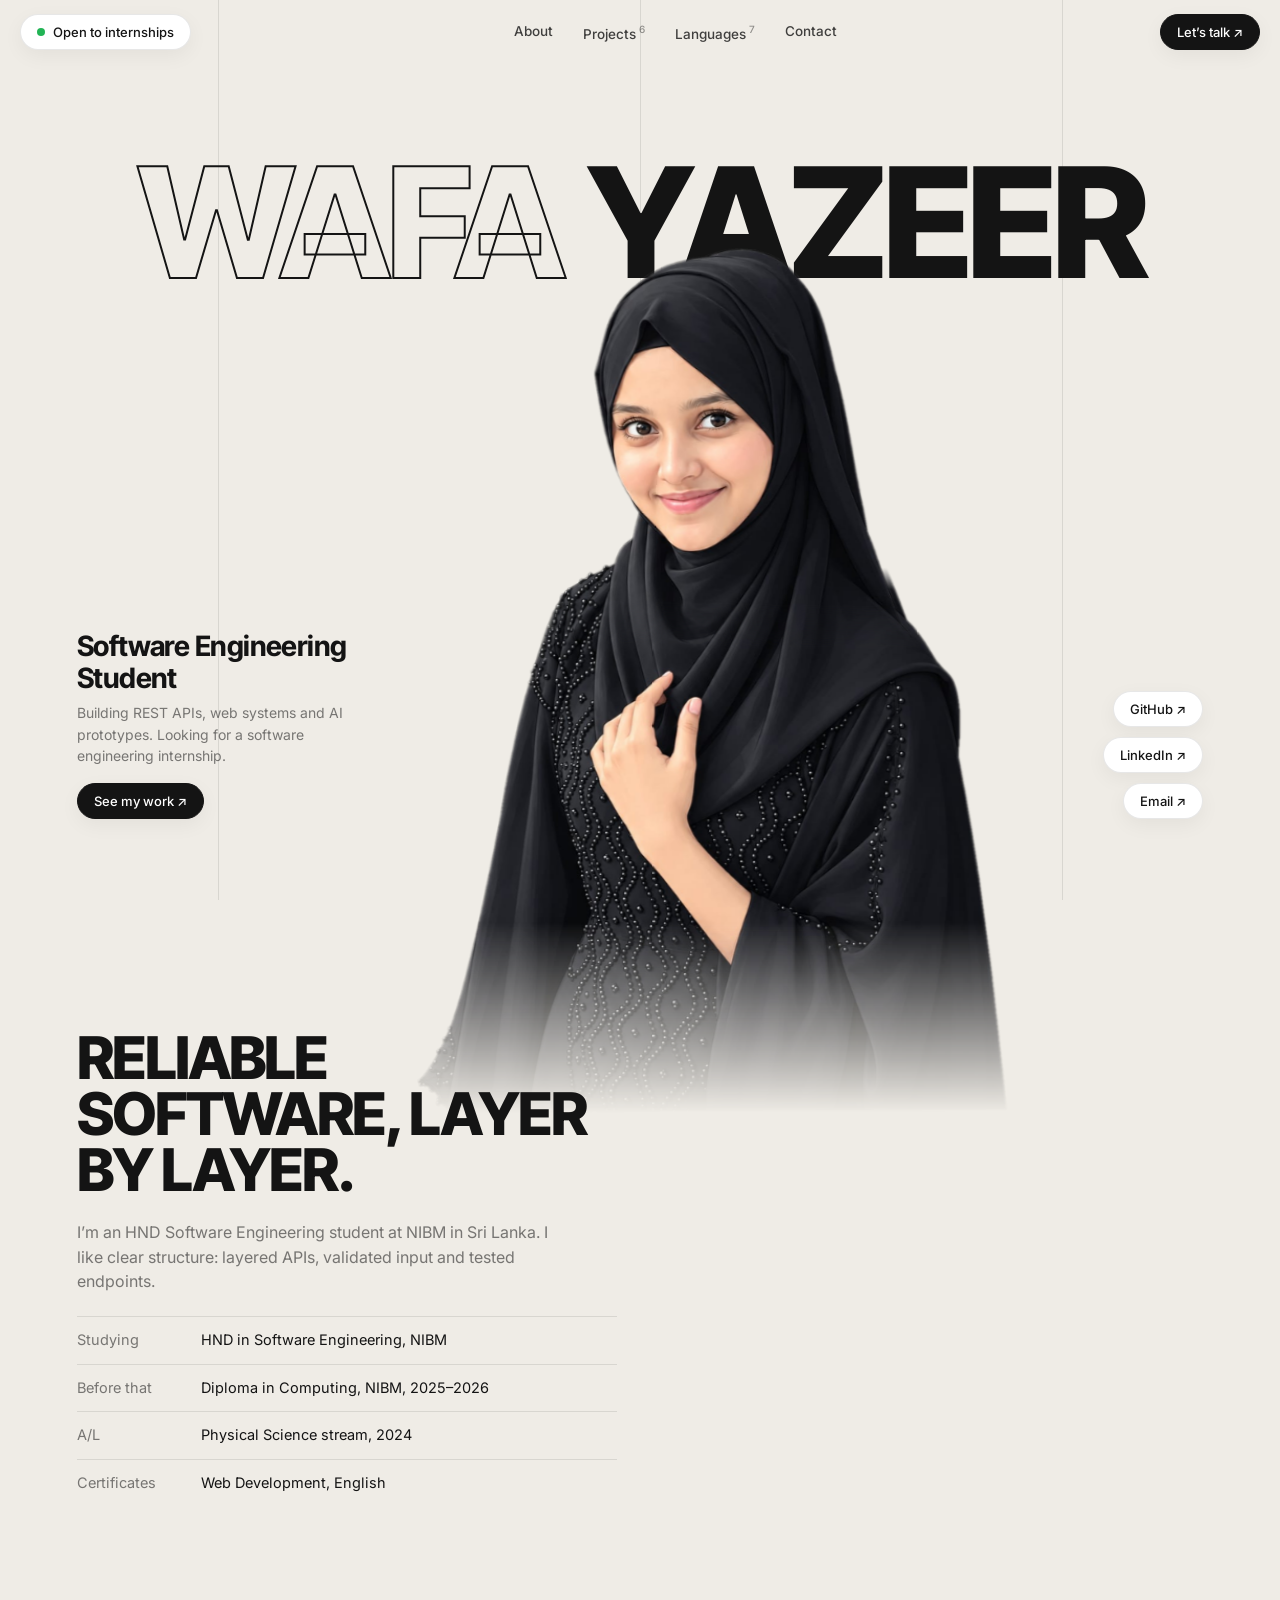
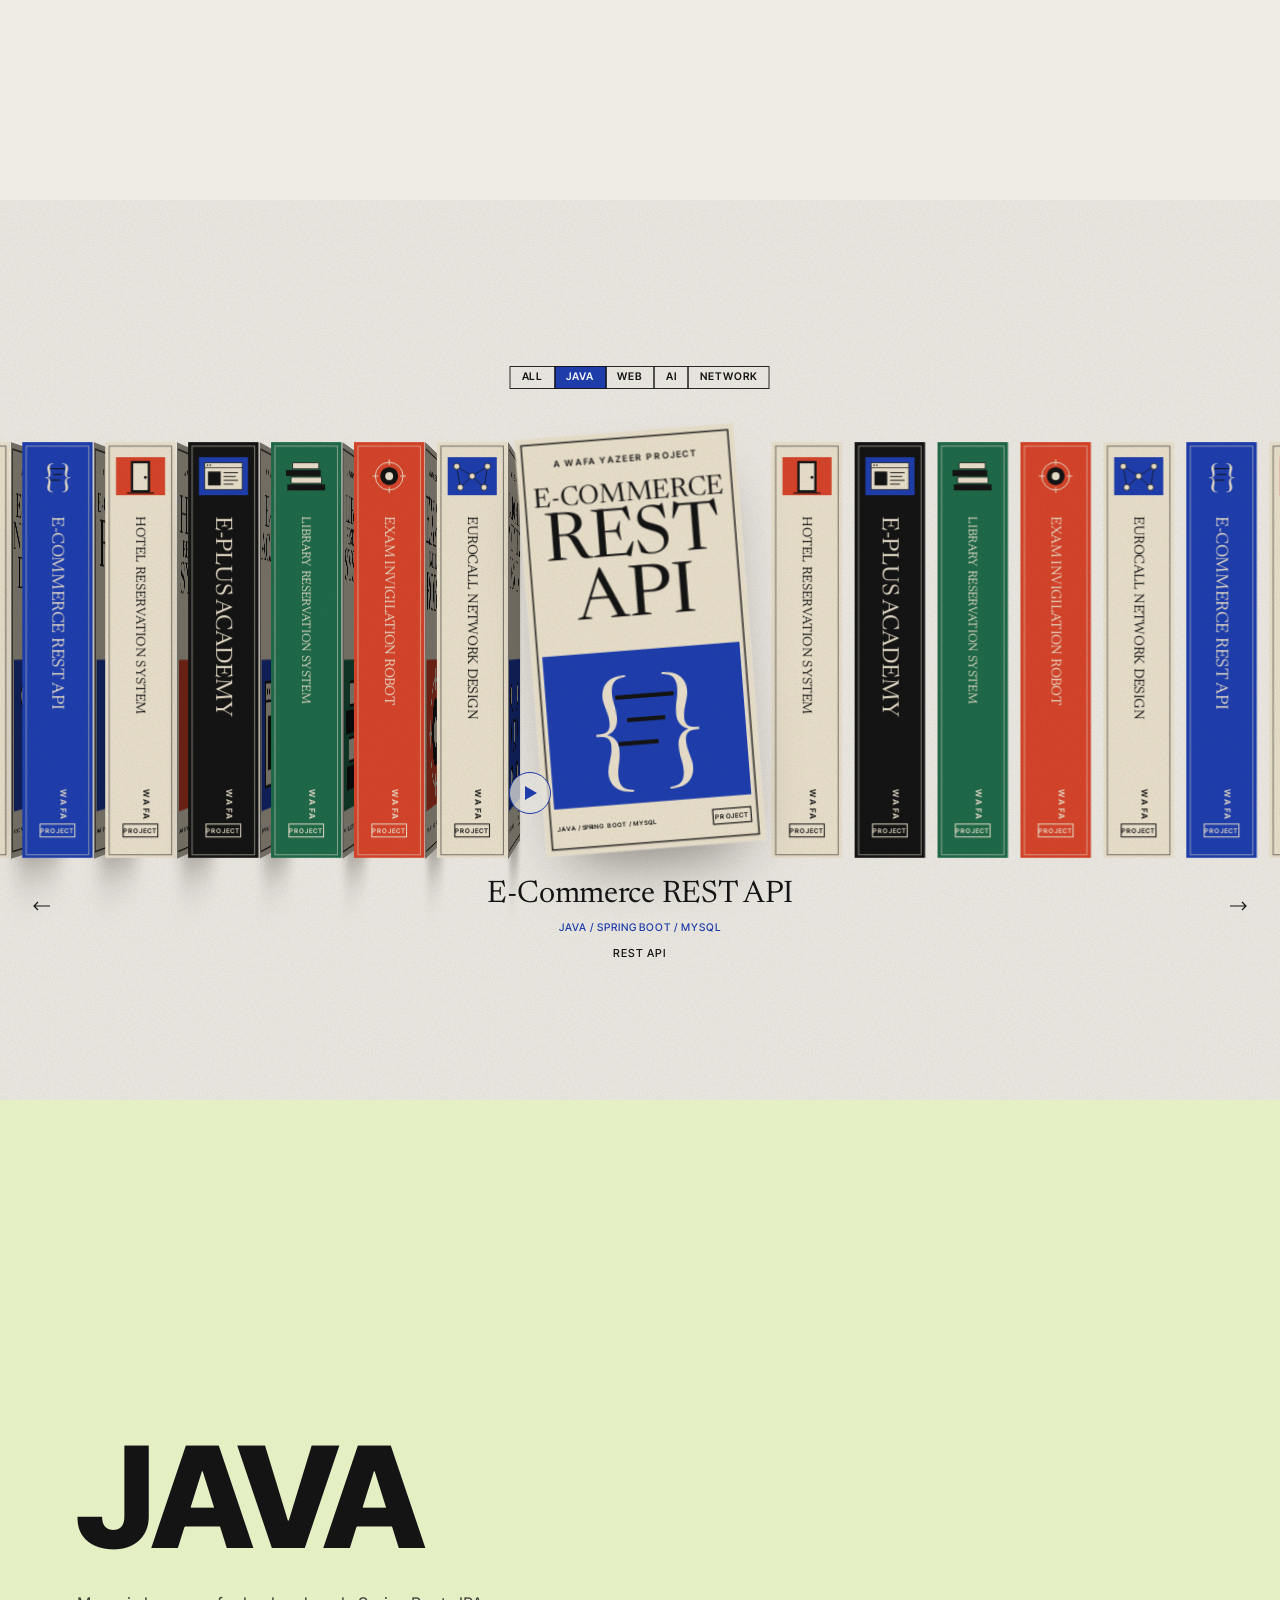
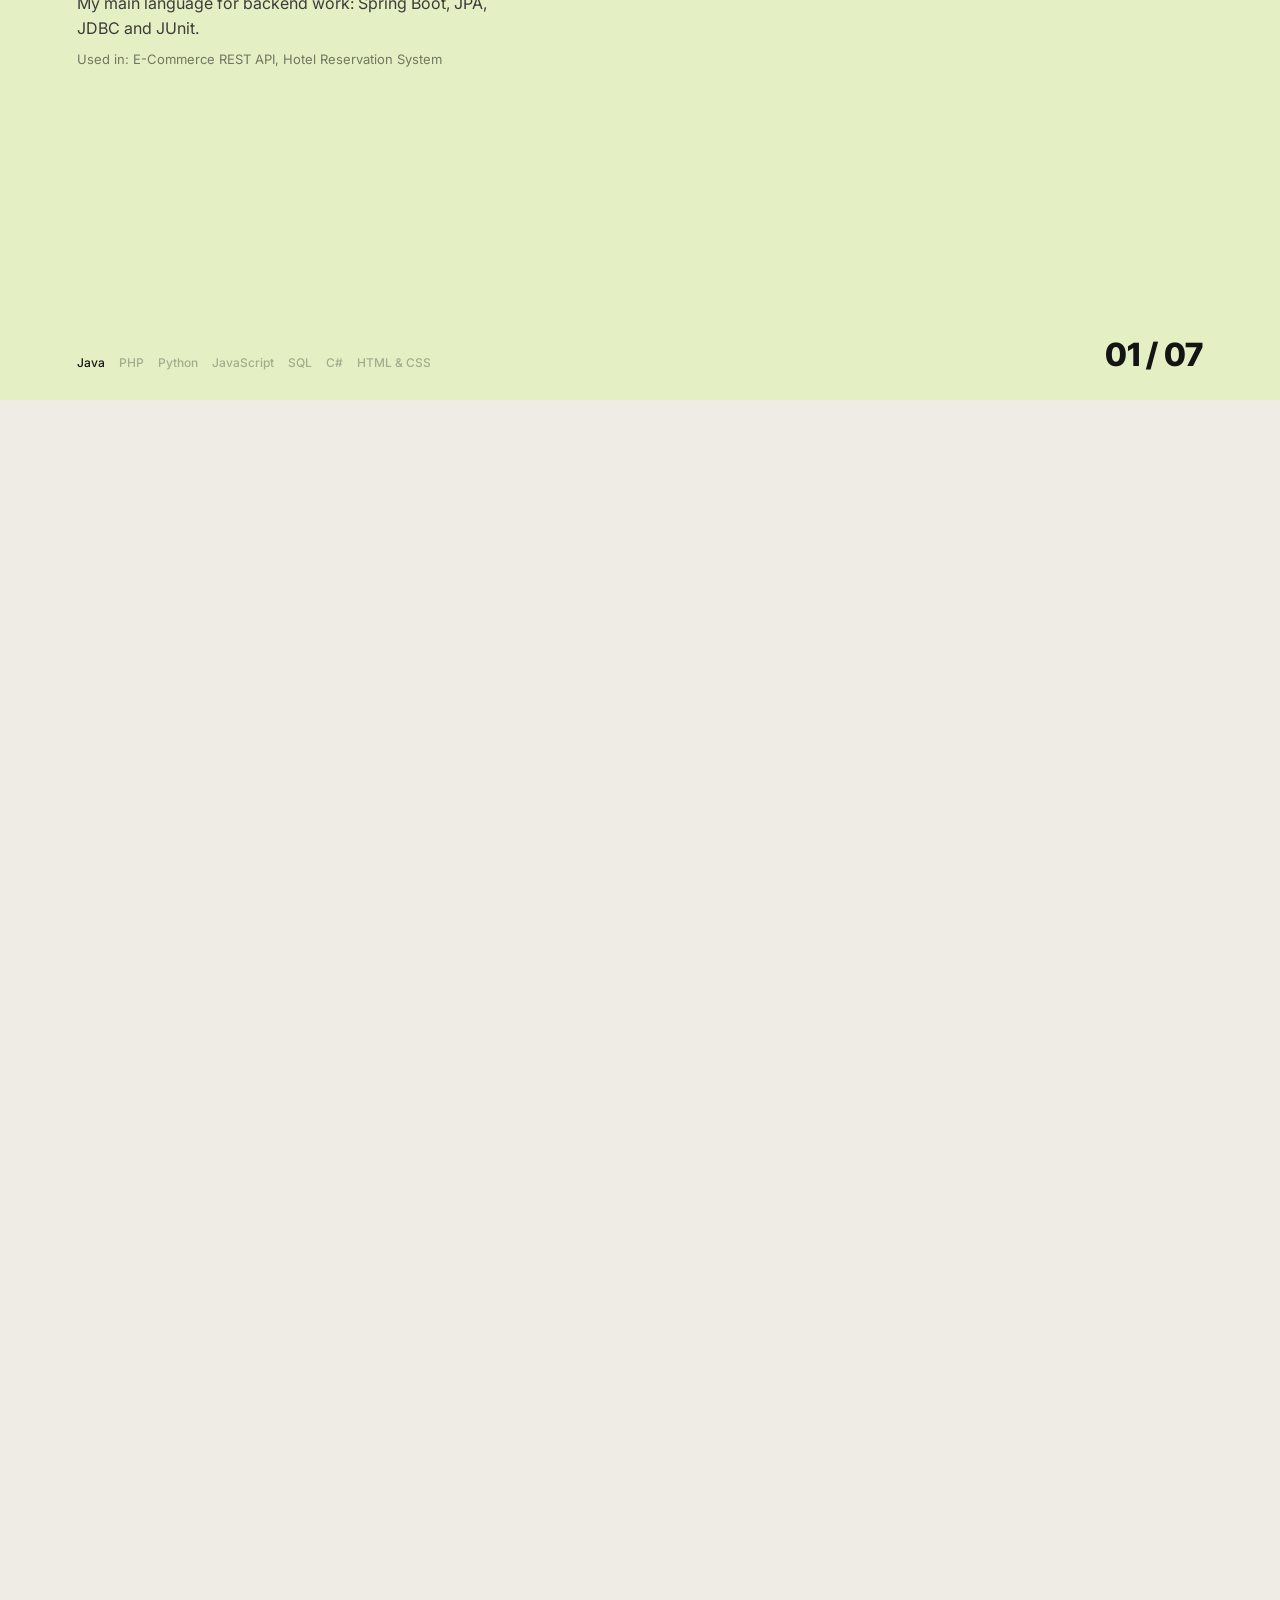
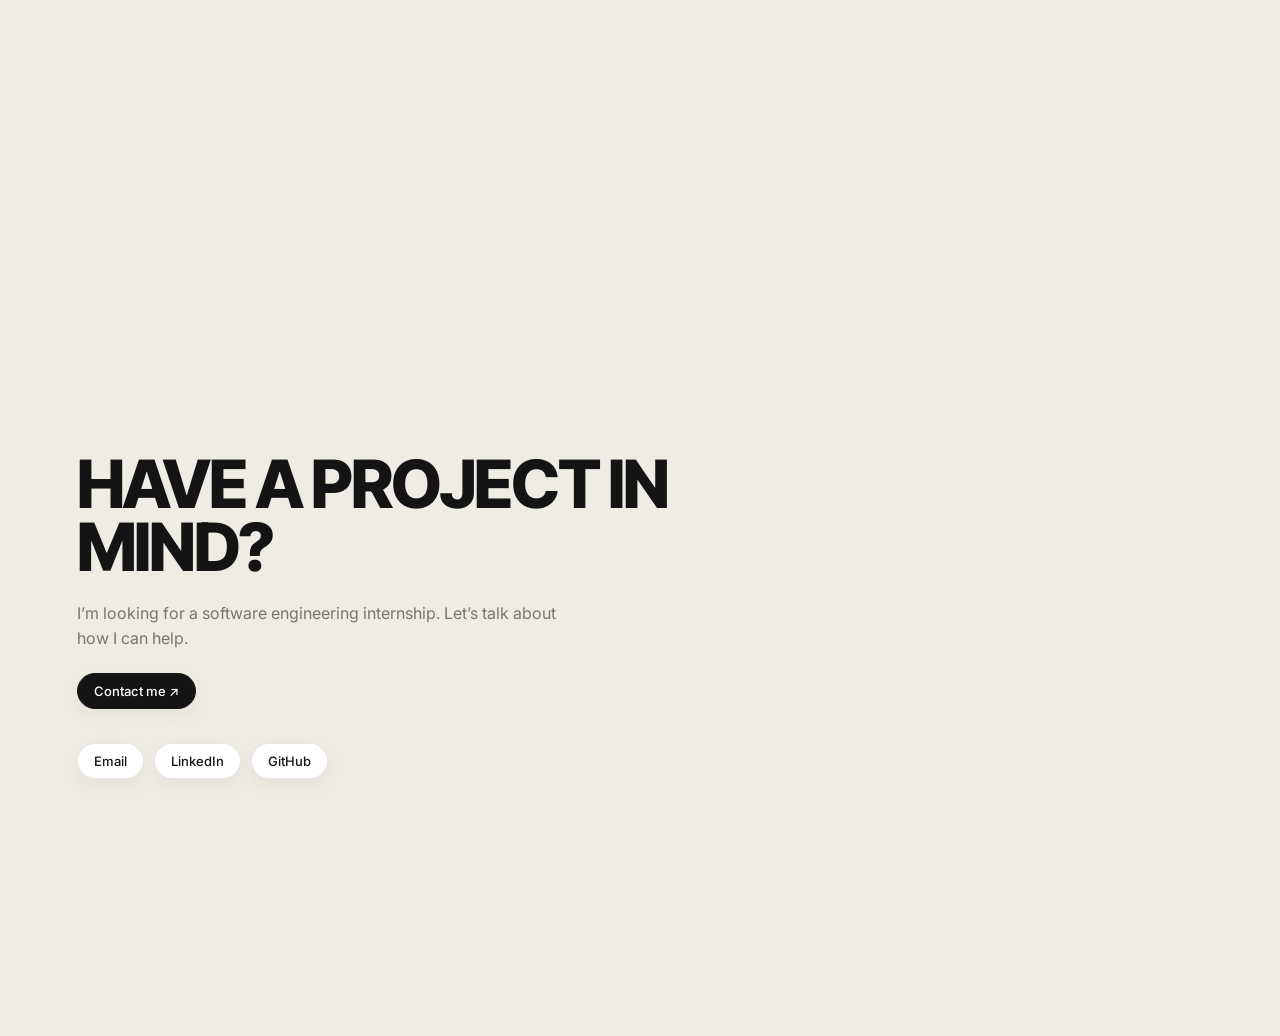
<file: index.html>
<!DOCTYPE html>
<html lang="en"><head><meta charset="utf-8"><meta name="viewport" content="width=device-width,initial-scale=1">
<title>Fathima Wafa Yazeer | Software Engineering Student</title>
<meta name="description" content="Portfolio of Fathima Wafa Yazeer, HND Software Engineering student at NIBM, looking for a software engineering internship.">
<link rel="preconnect" href="https://fonts.googleapis.com"><link rel="preconnect" href="https://fonts.gstatic.com" crossorigin>
<link href="https://fonts.googleapis.com/css2?family=Inter+Tight:wght@500;700;800&family=Inter:wght@400;500&family=Newsreader:ital,opsz,wght@0,6..72,400;1,6..72,400&display=swap" rel="stylesheet">
<meta name="theme-color" content="#efece6"><link rel="icon" href="data:image/svg+xml,%3Csvg xmlns=%27http://www.w3.org/2000/svg%27 viewBox=%270 0 64 64%27%3E%3Crect width=%2764%27 height=%2764%27 rx=%2716%27 fill=%27%23141414%27/%3E%3Ctext x=%2732%27 y=%2742%27 font-size=%2726%27 font-family=%27Arial%27 font-weight=%27700%27 text-anchor=%27middle%27 fill=%27%23efece6%27%3EWY%3C/text%3E%3C/svg%3E"><link rel="stylesheet" href="styles.css?v=9"></head>
<body>
<div class="gd"><i></i><i></i><i></i></div>
<div id="stage" aria-hidden="true"><img id="body" src="images/character.png" alt=""><img id="head" src="images/character.png" alt=""></div>
<header><div class="bar"><span class="pl"><i class="dot"></i>Open to internships</span>
<nav class="menu" id="menu"><a href="#about">About</a><a href="#projects">Projects<sup>6</sup></a><a href="#languages">Languages<sup>7</sup></a><a href="#contact">Contact</a></nav>
<a class="pl dk" href="#contact">Let’s talk ↗</a><button class="pl mb" id="mb" type="button" aria-label="Menu">Menu</button></div></header>

<section class="hero" id="top">
<h1><span>Wafa</span> Yazeer</h1>
<div class="hl rv"><b>Software Engineering Student</b><p>Building REST APIs, web systems and AI prototypes. Looking for a software engineering internship.</p><a class="pl dk" href="#projects">See my work ↗</a></div>
<div class="hr rv"><a class="pl" href="https://github.com/wafa-yazeer" target="_blank" rel="noopener">GitHub ↗</a><a class="pl" href="https://linkedin.com/in/wafa-yazeer633369377" target="_blank" rel="noopener">LinkedIn ↗</a><a class="pl" href="mailto:wafayazeer@gmail.com">Email ↗</a></div>
</section>

<section class="sec" id="about"><div class="col rv"><h2>Reliable software, layer by layer.</h2>
<p>I’m an HND Software Engineering student at NIBM in Sri Lanka. I like clear structure: layered APIs, validated input and tested endpoints.</p>
<div class="row"><span>Studying</span><span>HND in Software Engineering, NIBM</span></div>
<div class="row"><span>Before that</span><span>Diploma in Computing, NIBM, 2025–2026</span></div>
<div class="row"><span>A/L</span><span>Physical Science stream, 2024</span></div>
<div class="row"><span>Certificates</span><span>Web Development, English</span></div></div></section>

<section class="shelf-sec" id="projects" aria-label="Projects">
<div class="grain"></div>
<nav class="dec" id="dec" aria-label="Project types"><i id="ind"></i></nav>
<div class="shelf" id="shelf" role="region" aria-label="Project shelf"><div class="stage" id="sg"></div></div>
<button class="play" id="play" type="button" aria-label="Open project"><svg width="12" height="14" viewBox="0 0 12 14"><path d="M0 0L12 7L0 14Z" fill="currentColor"/></svg></button>
<div class="cap" id="cap" aria-live="polite"><div class="mk t" id="ct"></div><div class="mk lbl s" id="cs"></div><div class="mk y" id="cy"></div></div>
<button class="ar l" id="pl" type="button" aria-label="Previous project"><svg width="18" height="10" viewBox="0 0 18 10" fill="none" stroke="currentColor" stroke-width="1.2"><path d="M5 1L1 5L5 9M1 5H17"/></svg></button>
<button class="ar r" id="pr" type="button" aria-label="Next project"><svg width="18" height="10" viewBox="0 0 18 10" fill="none" stroke="currentColor" stroke-width="1.2"><path d="M13 1L17 5L13 9M17 5H1"/></svg></button>
</section>

<div class="lg" id="languages"><div class="lgs"></div></div>

<section class="sec ct" id="contact"><div class="col rv"><h2>Have a project in mind?</h2>
<p>I’m looking for a software engineering internship. Let’s talk about how I can help.</p>
<a class="pl dk" href="mailto:wafayazeer@gmail.com">Contact me ↗</a>
<div class="soc"><a class="pl" href="mailto:wafayazeer@gmail.com">Email</a><a class="pl" href="https://linkedin.com/in/wafa-yazeer633369377" target="_blank" rel="noopener">LinkedIn</a><a class="pl" href="https://github.com/wafa-yazeer" target="_blank" rel="noopener">GitHub</a></div></div></section>
<div class="detail" id="dt" role="dialog" aria-modal="true" aria-label="Project details"><button class="box lbl cl" id="cl" type="button">Close</button>
<div class="dl"><div class="dm"><p class="lbl cob" id="d1"></p></div><div class="dm"><h2 id="d2"></h2></div><div class="dm"><p class="lbl mut" id="d3"></p></div><div class="dm"><p class="syn" id="d4"></p></div><div class="dm"><p class="cr" id="d5"></p></div><div class="dm"><a class="box lbl wb" id="d6" href="https://github.com/wafa-yazeer" target="_blank" rel="noopener">View on GitHub ↗</a></div></div>
<div class="dp"><svg id="dpv" viewBox="0 0 474 900" aria-hidden="true"></svg></div></div>
<script src="app.js?v=9"></script></body></html>
</file>
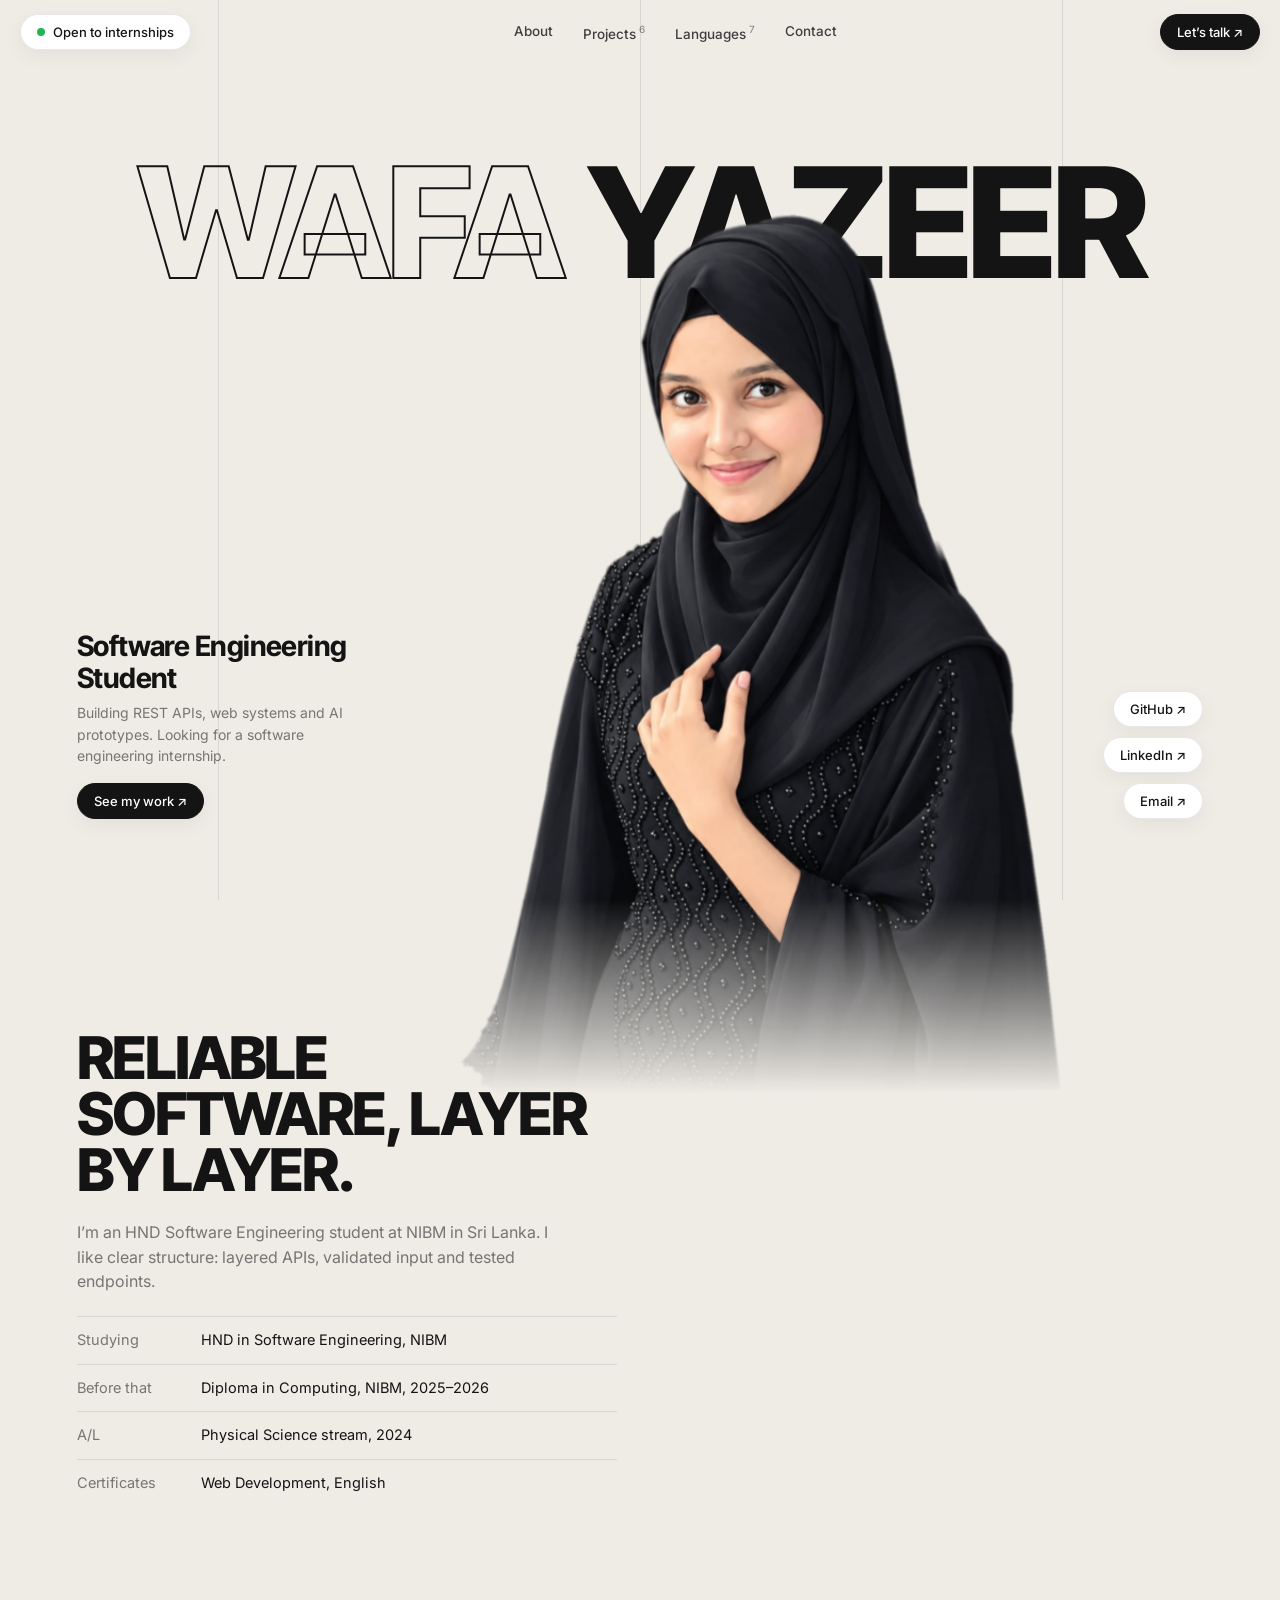
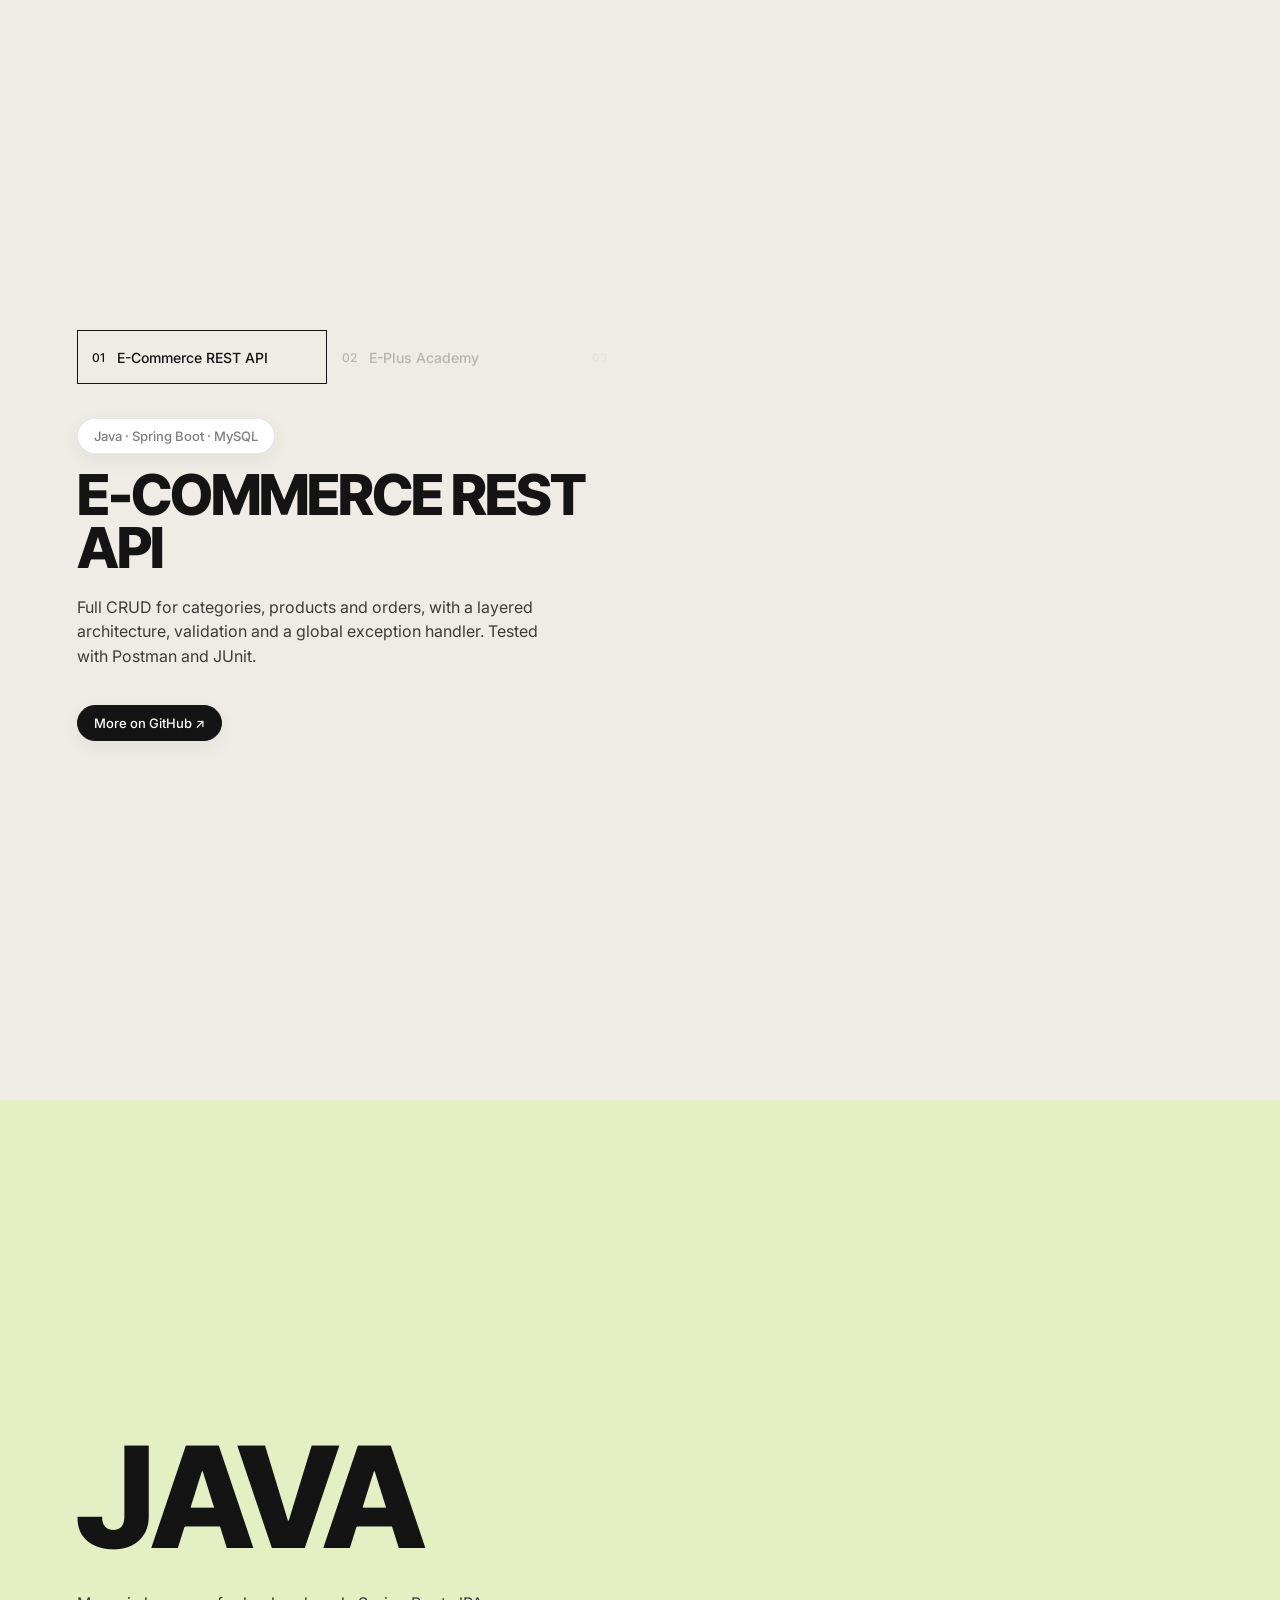
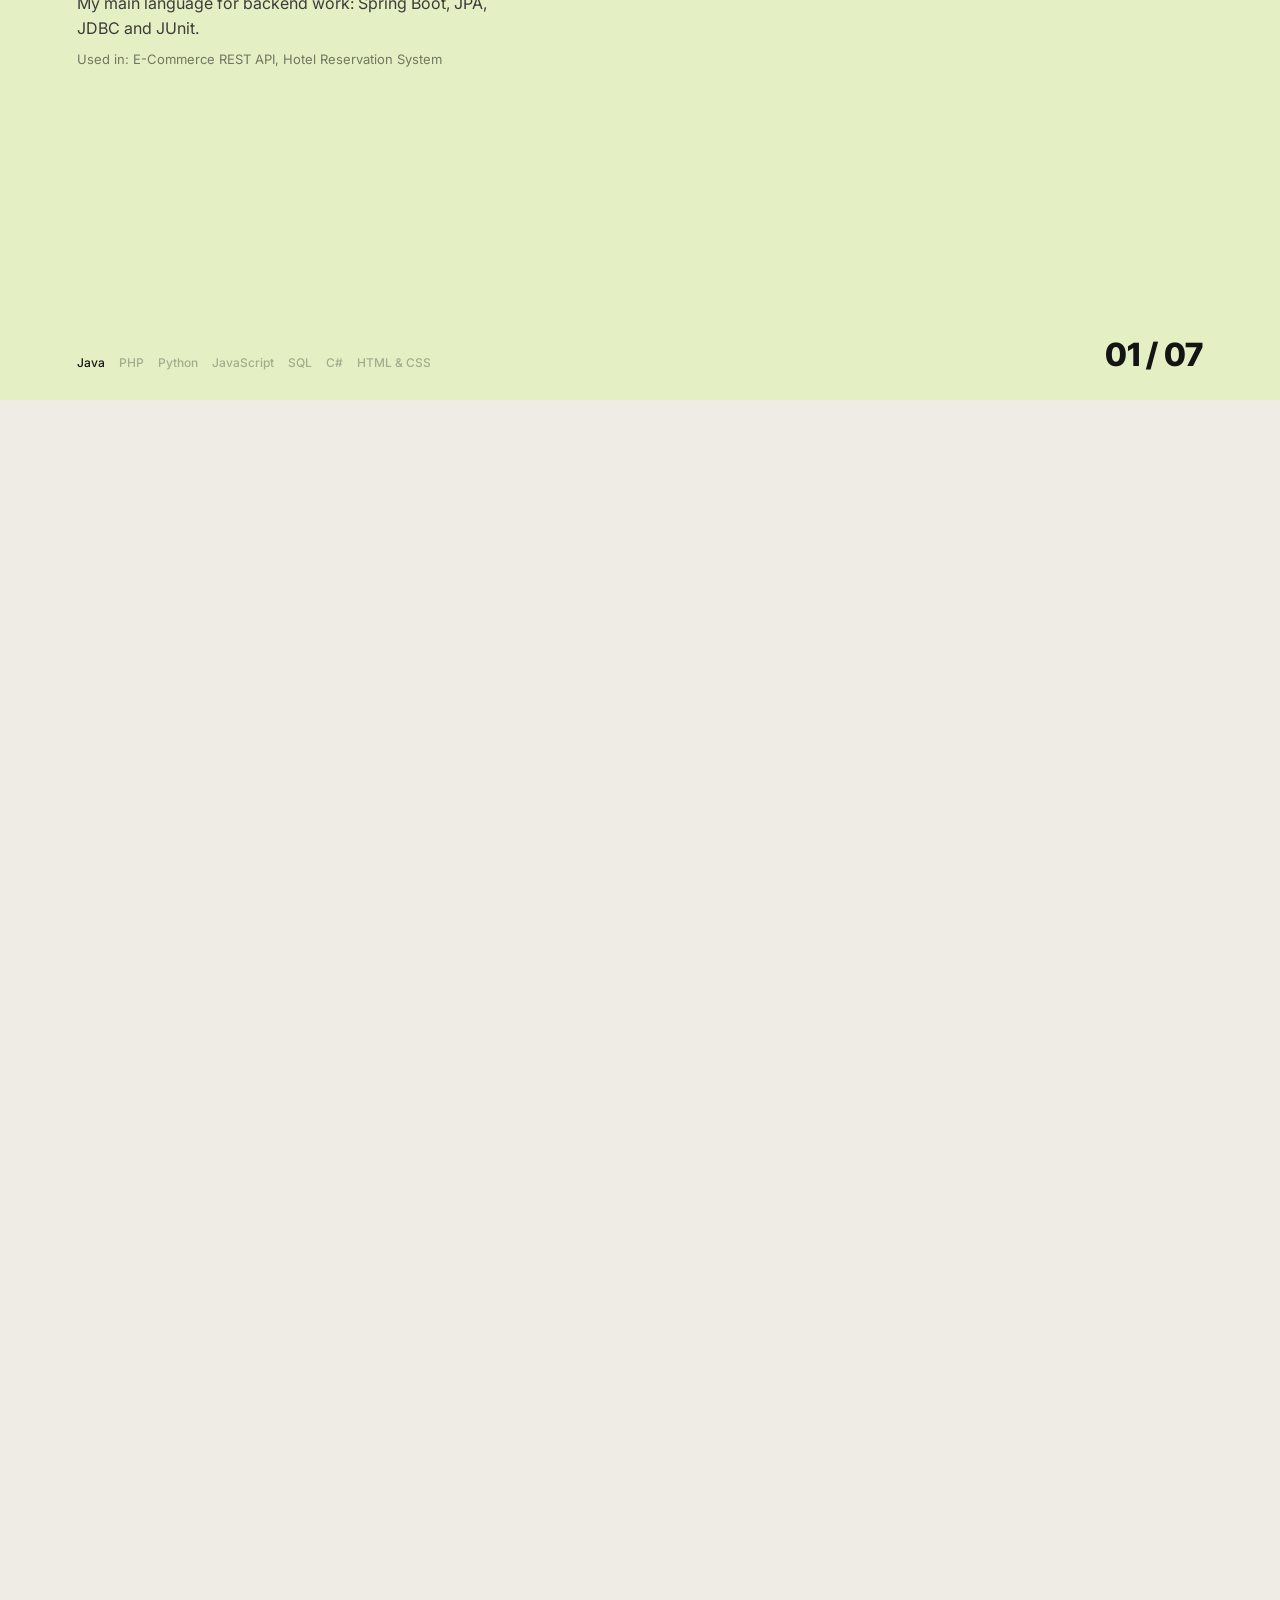
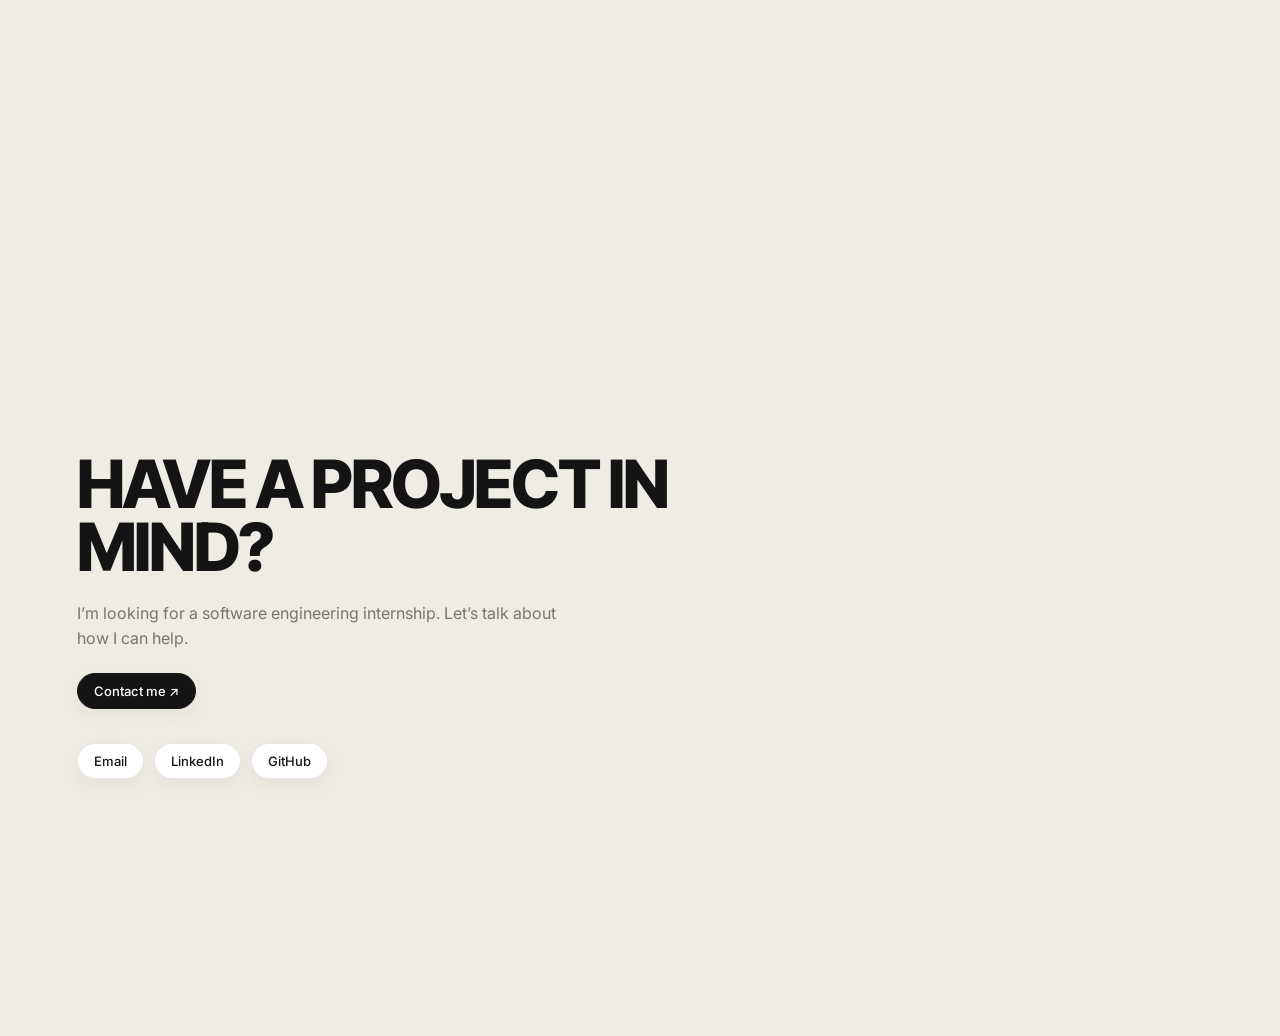
<file: portfolio-v4/index.html>
<!DOCTYPE html>
<html lang="en"><head><meta charset="utf-8"><meta name="viewport" content="width=device-width,initial-scale=1">
<title>Fathima Wafa Yazeer | Software Engineering Student</title>
<meta name="description" content="Portfolio of Fathima Wafa Yazeer, HND Software Engineering student at NIBM, looking for a software engineering internship.">
<link rel="preconnect" href="https://fonts.googleapis.com"><link rel="preconnect" href="https://fonts.gstatic.com" crossorigin>
<link href="https://fonts.googleapis.com/css2?family=Inter+Tight:wght@500;700;800&family=Inter:wght@400;500&display=swap" rel="stylesheet">
<link rel="stylesheet" href="styles.css"></head>
<body>
<div class="gd"><i></i><i></i><i></i></div>
<div id="stage" aria-hidden="true"><img id="body" src="images/character.png" alt=""><img id="head" src="images/character.png" alt=""></div>
<header><div class="bar"><span class="pl"><i class="dot"></i>Open to internships</span>
<nav class="menu"><a href="#about">About</a><a href="#projects">Projects<sup>6</sup></a><a href="#languages">Languages<sup>7</sup></a><a href="#contact">Contact</a></nav>
<a class="pl dk" href="#contact">Let’s talk ↗</a></div></header>

<section class="hero" id="top">
<h1><span>Wafa</span> Yazeer</h1>
<div class="hl rv"><b>Software Engineering Student</b><p>Building REST APIs, web systems and AI prototypes. Looking for a software engineering internship.</p><a class="pl dk" href="#projects">See my work ↗</a></div>
<div class="hr rv"><a class="pl" href="https://github.com/wafa-yazeer" target="_blank" rel="noopener">GitHub ↗</a><a class="pl" href="https://linkedin.com/in/wafa-yazeer633369377" target="_blank" rel="noopener">LinkedIn ↗</a><a class="pl" href="mailto:wafayazeer@gmail.com">Email ↗</a></div>
</section>

<section class="sec" id="about"><div class="col rv"><h2>Reliable software, layer by layer.</h2>
<p>I’m an HND Software Engineering student at NIBM in Sri Lanka. I like clear structure: layered APIs, validated input and tested endpoints.</p>
<div class="row"><span>Studying</span><span>HND in Software Engineering, NIBM</span></div>
<div class="row"><span>Before that</span><span>Diploma in Computing, NIBM, 2025–2026</span></div>
<div class="row"><span>A/L</span><span>Physical Science stream, 2024</span></div>
<div class="row"><span>Certificates</span><span>Web Development, English</span></div></div></section>

<section class="sec" id="projects"><div class="col rv"><div class="tabs"><div class="tr" id="tr"></div></div>
<p class="pl" id="ps" style="margin-bottom:0"></p><h2 id="pt"></h2><p id="pd"></p>
<a class="pl dk" href="https://github.com/wafa-yazeer" target="_blank" rel="noopener">More on GitHub ↗</a></div></section>

<div class="lg" id="languages"><div class="lgs"></div></div>

<section class="sec ct" id="contact"><div class="col rv"><h2>Have a project in mind?</h2>
<p>I’m looking for a software engineering internship. Let’s talk about how I can help.</p>
<a class="pl dk" href="mailto:wafayazeer@gmail.com">Contact me ↗</a>
<div class="soc"><a class="pl" href="mailto:wafayazeer@gmail.com">Email</a><a class="pl" href="https://linkedin.com/in/wafa-yazeer633369377" target="_blank" rel="noopener">LinkedIn</a><a class="pl" href="https://github.com/wafa-yazeer" target="_blank" rel="noopener">GitHub</a></div></div></section>
<script src="app.js"></script></body></html>
</file>
<file: styles.css>
:root{--cob:#1f3fb0;--ease:cubic-bezier(.2,.8,.2,1);--n:"Newsreader",Georgia,serif;--bg:#efece6;--ink:#141414;--mut:rgba(20,20,20,.55);--ln:rgba(20,20,20,.1);--d:"Inter Tight",system-ui,sans-serif;--s:"Inter",system-ui,sans-serif}
*{box-sizing:border-box;margin:0;padding:0}
html{scroll-behavior:smooth}
body{background:var(--bg);color:var(--ink);font:400 16px/1.55 var(--s);-webkit-font-smoothing:antialiased;overflow-x:hidden;overflow-x:clip}
a{color:inherit;text-decoration:none}
h1,h2,h3{font-family:var(--d);font-weight:800;letter-spacing:-.035em;line-height:.95}
.gd i{position:fixed;top:0;bottom:0;width:1px;background:var(--ln);pointer-events:none}
.gd i:nth-child(1){left:17%}.gd i:nth-child(2){left:50%}.gd i:nth-child(3){left:83%}
#stage{position:fixed;left:50%;top:50%;height:min(92vh,133vw);aspect-ratio:760/1013;z-index:1;pointer-events:none;will-change:transform,opacity;-webkit-mask-image:linear-gradient(#000 78%,transparent);mask-image:linear-gradient(#000 78%,transparent)}
#stage img{position:absolute;inset:0;width:100%;height:100%;display:block;user-select:none}
#body{-webkit-mask-image:linear-gradient(transparent 37%,#000 39.5%);mask-image:linear-gradient(transparent 37%,#000 39.5%)}
#head{-webkit-mask-image:linear-gradient(#000 41%,transparent 46%);mask-image:linear-gradient(#000 41%,transparent 46%);transform-origin:47% 40%}
header{position:fixed;top:14px;left:0;right:0;z-index:20;pointer-events:none}
.bar{position:relative;pointer-events:auto;width:min(1240px,calc(100% - 32px));margin:0 auto;display:flex;align-items:center;justify-content:space-between;gap:12px}
.pl{display:inline-flex;align-items:center;gap:8px;padding:9px 16px;border-radius:99px;background:#fff;border:1px solid var(--ln);font:500 13px var(--s);box-shadow:0 6px 20px rgba(0,0,0,.05);white-space:nowrap}
.dot{width:8px;height:8px;border-radius:50%;background:#22b455}
.menu{display:flex;gap:30px;font:500 13.5px var(--s)}
.menu a{opacity:.8}.menu a:hover{opacity:1}.menu sup{font-size:10px;color:var(--mut);margin-left:3px}
.dk{background:var(--ink);color:#fff;border-color:var(--ink);transition:transform .2s;cursor:pointer}.dk:hover{transform:translateY(-2px)}
section{position:relative}
.hero{height:100vh;height:100svh}
.hero h1{position:absolute;left:0;right:0;top:17vh;text-align:center;font-size:clamp(54px,12vw,200px);line-height:.9;text-transform:uppercase;white-space:nowrap}
.hero h1 span{color:transparent;-webkit-text-stroke:2px var(--ink)}
.hl{position:absolute;left:6%;bottom:9vh;max-width:300px;z-index:3}
.hl b{display:block;font:700 28px/1.15 var(--d);letter-spacing:-.02em;margin-bottom:8px}.hl p{color:var(--mut);font-size:14px;margin-bottom:16px}
.hr{position:absolute;right:6%;bottom:9vh;display:flex;flex-direction:column;gap:10px;z-index:3;align-items:flex-end}
.sec{min-height:100vh;min-height:100svh;padding:130px 6% 70px}
.col{width:min(48%,640px);position:relative;z-index:3}
.col h2{font-size:clamp(36px,4.6vw,78px);text-transform:uppercase;margin-bottom:22px}
.col>p{color:var(--mut);max-width:30em;margin-bottom:22px}
.row{display:grid;grid-template-columns:110px 1fr;gap:14px;padding:12px 0;border-top:1px solid var(--ln);font-size:14.5px}.row span:first-child{color:var(--mut)}
.chips{display:flex;flex-wrap:wrap;gap:6px;margin-top:18px}.chip{font-size:12.5px;padding:4px 12px;border-radius:99px;background:#fff;border:1px solid var(--ln)}
.lg{height:calc(100vh + var(--n)*72vh)}
.lgs{position:sticky;top:0;height:100vh;height:100svh;overflow:hidden;transition:background .7s}
.lw{position:absolute;inset:0;display:flex;flex-direction:column;align-items:flex-start;justify-content:center;padding:0 6%;will-change:transform,opacity;z-index:3}
.lw h1{font-size:clamp(64px,11vw,190px);line-height:.95;text-transform:uppercase}
.lw p{max-width:26em;margin-top:26px;color:#3d3c39}.lw small{display:block;margin-top:8px;color:var(--mut);font-size:13px}
.ls{position:absolute;left:6%;bottom:30px;display:flex;gap:14px;font:500 12px var(--s);z-index:3;flex-wrap:wrap;max-width:60%}
.ls span{opacity:.3;transition:opacity .4s}.ls span.on{opacity:1}
.cnt{position:absolute;right:6%;bottom:26px;font:800 32px var(--d);z-index:3}
.bar2{position:absolute;left:0;bottom:0;height:3px;background:var(--ink);width:0;z-index:3}
.ct{display:flex;align-items:center}
.ct h2{font-size:clamp(38px,5.2vw,90px)}.ct .col{width:min(54%,760px)}
.soc{display:flex;flex-wrap:wrap;gap:10px;margin-top:34px}
.cur{position:fixed;left:0;top:0;z-index:99;pointer-events:none;width:34px;height:34px;margin:-17px 0 0 -17px;border:1px solid var(--ink);border-radius:50%;display:grid;place-items:center;font:500 13px var(--s);opacity:0;transition:width .25s,height .25s,margin .25s,background .25s,opacity .3s}
.cur.on{opacity:1}.cur.big{width:78px;height:78px;margin:-39px 0 0 -39px;color:var(--ink)}
.cur.spine{width:24px;height:24px;margin:-12px 0 0 -12px}
.cur.open{width:92px;height:92px;margin:-46px 0 0 -46px;background:var(--cob);border-color:var(--cob);color:#fff}
.rv{opacity:0;transform:translateY(24px);transition:opacity .9s cubic-bezier(.2,.7,.2,1),transform .9s cubic-bezier(.2,.7,.2,1)}.rv.in{opacity:1;transform:none}
@media (pointer:coarse){.cur{display:none}}
.mb{display:none;cursor:pointer;border:1px solid var(--ln)}
@media (max-width:900px){
 .gd i:nth-child(1),.gd i:nth-child(3),.hr,.bar>.dk{display:none}
 .mb{display:inline-flex}
 .menu{display:none;position:absolute;top:50px;left:0;right:0;flex-direction:column;gap:0;padding:8px;border-radius:20px;background:#fff;border:1px solid var(--ln);box-shadow:0 14px 40px rgba(0,0,0,.12)}
 .menu.open{display:flex}.menu a{padding:13px 14px;font-size:15px;opacity:1}
 .sec{padding:52vh 14px 40px;padding-top:52svh}
 .ct{align-items:flex-start}
 .col,.ct .col{width:100%;background:rgba(255,255,255,.94);border-radius:26px;padding:24px 20px;box-shadow:0 -12px 40px rgba(0,0,0,.08)}
 .col h2{font-size:34px;margin-bottom:14px}.ct h2{font-size:36px}
 .hero h1{top:13vh;white-space:normal;font-size:23vw;line-height:.88}
 .hero h1 span{display:block}
 .hl{left:5%;right:5%;max-width:none;bottom:3.5vh;padding:14px 16px;border-radius:20px;background:rgba(239,236,230,.88)}
 .hl b{font-size:22px}
 .lw h1{font-size:13vw}.lw p{background:rgba(239,236,230,.88);padding:4px 0}.ls{display:none}
 .lw{justify-content:flex-end;padding-bottom:12vh}
 .cnt{font-size:22px;bottom:18px}
}

/* projects shelf */
.shelf-sec{position:relative;height:100vh;height:100svh;overflow:hidden;z-index:3;background:var(--bg);user-select:none;-webkit-user-select:none}
.grain{position:absolute;inset:0;z-index:40;pointer-events:none;opacity:.55;mix-blend-mode:multiply;background-image:url("data:image/svg+xml,%3Csvg xmlns='http://www.w3.org/2000/svg' width='220' height='220'%3E%3Cfilter id='n'%3E%3CfeTurbulence type='fractalNoise' baseFrequency='.85' numOctaves='3' stitchTiles='stitch'/%3E%3CfeColorMatrix values='0 0 0 0 .45 0 0 0 0 .42 0 0 0 0 .38 0 0 0 .44 0'/%3E%3C/filter%3E%3Crect width='100%25' height='100%25' filter='url(%23n)'/%3E%3C/svg%3E")}
.lbl{font:600 10.5px/1 var(--d);letter-spacing:.09em;text-transform:uppercase}
.box{display:inline-flex;align-items:center;height:21px;padding:0 8px;border:1px solid rgba(20,20,20,.9);background:none;color:var(--ink);cursor:pointer}
.dec{position:absolute;left:50%;top:calc(50% - var(--H)/2 - 86px);transform:translateX(-50%);display:flex;z-index:5}
.dec button{position:relative;z-index:1;height:23px;padding:0 11px;margin-left:-1px;border:1px solid rgba(20,20,20,.9);background:none;color:var(--ink);cursor:pointer;white-space:nowrap;transition:color .45s}
.dec button.on{color:#fff}
#ind{position:absolute;left:0;top:0;height:23px;width:0;background:var(--cob);transition:width .6s var(--ease),transform .6s var(--ease)}
.shelf{position:absolute;left:0;right:0;top:calc(50% - var(--H)/2 - 40px);height:calc(var(--H) + 80px);perspective:2200px;perspective-origin:50% 50%;touch-action:pan-y;z-index:4}
.stage{position:absolute;left:50%;top:50%;width:0;height:0;transform-style:preserve-3d}
.tape{position:absolute;left:0;top:0;width:0;height:0;transform-style:preserve-3d;will-change:transform;cursor:pointer}
.f{position:absolute;top:calc(var(--H)/-2);height:var(--H);backface-visibility:hidden;-webkit-backface-visibility:hidden;border-radius:2px}
.f>svg{display:block;width:100%;height:100%}
.f::after{content:"";position:absolute;inset:0;background:#000;opacity:var(--shade,0);pointer-events:none;border-radius:2px}
.sp{width:var(--ws);left:calc(var(--ws)/-2);transform:translateZ(calc(var(--cw)/2))}
.cv{width:var(--cw);left:calc(var(--cw)/-2);transform:rotateY(90deg) translateZ(calc(var(--ws)/2));box-shadow:0 30px 60px -28px rgba(20,16,10,.55)}
.play{position:absolute;z-index:6;left:calc(50% - var(--cw)/2 - 6px);top:calc(50% + var(--H)*.36);width:42px;height:42px;margin:-21px 0 0 -21px;border-radius:50%;border:1px solid var(--cob);color:var(--cob);background:rgba(237,235,230,.75);display:grid;place-items:center;padding-left:2px;cursor:pointer;transform:scale(0);pointer-events:none}
.cap{position:absolute;left:50%;top:calc(50% + var(--H)/2 + 30px);transform:translateX(-50%);width:min(92vw,760px);display:flex;flex-direction:column;gap:9px;text-align:center;pointer-events:none;z-index:5}
.mk{position:relative;overflow:hidden;width:100%}
.mk span{position:absolute;left:0;right:0;top:0;white-space:nowrap}
.mk.t{height:36px;font:400 31px/1.12 var(--n);letter-spacing:-.01em}
.mk.s{height:14px;color:var(--cob);font-weight:500}
.mk.y{height:15px;font:500 11px/1.3 var(--d);letter-spacing:.08em;text-transform:uppercase}
.ar{position:absolute;z-index:6;top:calc(50% + var(--H)/2 + 40px);width:44px;height:44px;margin-top:-4px;display:grid;place-items:center;border:0;background:none;color:var(--ink);cursor:pointer}
.ar.l{left:20px}.ar.r{right:20px}
.detail{position:fixed;inset:0;z-index:60;background:#f4f2ed;visibility:hidden;display:grid;grid-template-columns:1fr 1fr;gap:4vw;padding:110px 6vw 56px 7vw;align-items:center}
.cl{position:absolute;left:32px;top:31px}
.dl{display:flex;flex-direction:column;gap:18px;max-width:520px;justify-self:end}
.dm{overflow:hidden}.dm>*{display:block;will-change:transform}
.cob{color:var(--cob);font-weight:500}.mut{color:#6d6a63;font-weight:500}
.dl h2{font:400 clamp(44px,5.4vw,84px)/1 var(--n);letter-spacing:-.025em}
.syn{font:400 17px/1.5 var(--n);max-width:42ch}
.cr{font:italic 400 15px/1.4 var(--n);color:#6d6a63}
.dm>.wb{display:flex;align-items:center}.wb{height:44px;padding:0 20px;border-color:var(--cob);color:var(--cob);margin-top:10px;width:max-content;text-decoration:none}
.dp{height:min(100%,78vh);aspect-ratio:474/900;justify-self:start;align-self:center}
.dp>svg{width:100%;height:100%;display:block}
@media (max-width:767px){
 .mk.t{font-size:24px}.ar.l{left:6px}.ar.r{right:6px}.dec{top:calc(50% - var(--H)/2 - 70px)}.dec button{padding:0 7px;font-size:9px}
 .detail{grid-template-columns:1fr;overflow-y:auto;padding:84px 22px 40px;gap:24px;align-items:start}
 .dp{order:-1;height:46svh;justify-self:center}.dl{justify-self:stretch;max-width:none}
 .dl h2{font-size:42px}.syn{font-size:16px}.cl{left:16px;top:21px}
}
@media (prefers-reduced-motion:reduce){.rv{opacity:1;transform:none;transition:none}}
</file>
<file: portfolio-v4/styles.css>
:root{--bg:#efece6;--ink:#141414;--mut:rgba(20,20,20,.55);--ln:rgba(20,20,20,.1);--d:"Inter Tight",system-ui,sans-serif;--s:"Inter",system-ui,sans-serif}
*{box-sizing:border-box;margin:0;padding:0}
html{scroll-behavior:smooth}
body{background:var(--bg);color:var(--ink);font:400 16px/1.55 var(--s);-webkit-font-smoothing:antialiased;overflow-x:hidden}
a{color:inherit;text-decoration:none}
h1,h2,h3{font-family:var(--d);font-weight:800;letter-spacing:-.035em;line-height:.95}
.gd i{position:fixed;top:0;bottom:0;width:1px;background:var(--ln);pointer-events:none}
.gd i:nth-child(1){left:17%}.gd i:nth-child(2){left:50%}.gd i:nth-child(3){left:83%}
#stage{position:fixed;left:50%;top:50%;height:92vh;aspect-ratio:760/1013;z-index:1;pointer-events:none;will-change:transform,opacity;-webkit-mask-image:linear-gradient(#000 78%,transparent);mask-image:linear-gradient(#000 78%,transparent)}
#stage img{position:absolute;inset:0;width:100%;height:100%;display:block;user-select:none}
#body{-webkit-mask-image:linear-gradient(transparent 37%,#000 39.5%);mask-image:linear-gradient(transparent 37%,#000 39.5%)}
#head{-webkit-mask-image:linear-gradient(#000 41%,transparent 46%);mask-image:linear-gradient(#000 41%,transparent 46%);transform-origin:47% 40%}
header{position:fixed;top:14px;left:0;right:0;z-index:20;pointer-events:none}
.bar{pointer-events:auto;width:min(1240px,calc(100% - 32px));margin:0 auto;display:flex;align-items:center;justify-content:space-between;gap:12px}
.pl{display:inline-flex;align-items:center;gap:8px;padding:9px 16px;border-radius:99px;background:#fff;border:1px solid var(--ln);font:500 13px var(--s);box-shadow:0 6px 20px rgba(0,0,0,.05);white-space:nowrap}
.dot{width:8px;height:8px;border-radius:50%;background:#22b455}
.menu{display:flex;gap:30px;font:500 13.5px var(--s)}
.menu a{opacity:.8}.menu a:hover{opacity:1}.menu sup{font-size:10px;color:var(--mut);margin-left:3px}
.dk{background:var(--ink);color:#fff;border-color:var(--ink);transition:transform .2s;cursor:pointer}.dk:hover{transform:translateY(-2px)}
section{position:relative}
.hero{height:100vh}
.hero h1{position:absolute;left:0;right:0;top:17vh;text-align:center;font-size:clamp(54px,12vw,200px);line-height:.9;text-transform:uppercase;white-space:nowrap}
.hero h1 span{color:transparent;-webkit-text-stroke:2px var(--ink)}
.hl{position:absolute;left:6%;bottom:9vh;max-width:300px;z-index:3}
.hl b{display:block;font:700 28px/1.15 var(--d);letter-spacing:-.02em;margin-bottom:8px}.hl p{color:var(--mut);font-size:14px;margin-bottom:16px}
.hr{position:absolute;right:6%;bottom:9vh;display:flex;flex-direction:column;gap:10px;z-index:3;align-items:flex-end}
.sec{min-height:100vh;padding:130px 6% 70px}
.col{width:min(48%,640px);position:relative;z-index:3}
.col h2{font-size:clamp(36px,4.6vw,78px);text-transform:uppercase;margin-bottom:22px}
.col>p{color:var(--mut);max-width:30em;margin-bottom:22px}
.row{display:grid;grid-template-columns:110px 1fr;gap:14px;padding:12px 0;border-top:1px solid var(--ln);font-size:14.5px}.row span:first-child{color:var(--mut)}
.chips{display:flex;flex-wrap:wrap;gap:6px;margin-top:18px}.chip{font-size:12.5px;padding:4px 12px;border-radius:99px;background:#fff;border:1px solid var(--ln)}
.tabs{overflow:hidden;width:100%;margin-bottom:34px;-webkit-mask-image:linear-gradient(90deg,#000 80%,transparent);mask-image:linear-gradient(90deg,#000 80%,transparent)}
.tr{display:flex;transition:transform .9s cubic-bezier(.65,0,.2,1)}
.tb{flex:none;width:250px;height:54px;display:flex;align-items:center;gap:12px;padding:0 14px;border:1px solid transparent;color:rgba(20,20,20,.25);font:500 14px var(--s);cursor:pointer;transition:color .5s}
.tb b{font-weight:500;font-size:12px}.tb.on{color:var(--ink);border-color:var(--ink)}.tb.gone{color:transparent}
#pt{font-size:clamp(34px,4.4vw,72px);margin:14px 0 14px;min-height:2em;text-transform:uppercase}
#pd{color:#3d3c39;min-height:5.5em;transition:opacity .4s}
.lg{height:calc(100vh + var(--n)*72vh)}
.lgs{position:sticky;top:0;height:100vh;overflow:hidden;transition:background .7s}
.lw{position:absolute;inset:0;display:flex;flex-direction:column;align-items:flex-start;justify-content:center;padding:0 6%;will-change:transform,opacity;z-index:3}
.lw h1{font-size:clamp(64px,11vw,190px);line-height:.95;text-transform:uppercase}
.lw p{max-width:26em;margin-top:26px;color:#3d3c39}.lw small{display:block;margin-top:8px;color:var(--mut);font-size:13px}
.ls{position:absolute;left:6%;bottom:30px;display:flex;gap:14px;font:500 12px var(--s);z-index:3;flex-wrap:wrap;max-width:60%}
.ls span{opacity:.3;transition:opacity .4s}.ls span.on{opacity:1}
.cnt{position:absolute;right:6%;bottom:26px;font:800 32px var(--d);z-index:3}
.bar2{position:absolute;left:0;bottom:0;height:3px;background:var(--ink);width:0;z-index:3}
.ct{display:flex;align-items:center}
.ct h2{font-size:clamp(38px,5.2vw,90px)}.ct .col{width:min(54%,760px)}
.soc{display:flex;flex-wrap:wrap;gap:10px;margin-top:34px}
.cur{position:fixed;left:0;top:0;z-index:99;pointer-events:none;width:34px;height:34px;margin:-17px 0 0 -17px;border:1px solid var(--ink);border-radius:50%;display:grid;place-items:center;font:500 13px var(--s);color:#fff;opacity:0;transition:width .25s,height .25s,margin .25s,background .25s,opacity .3s}
.cur.on{opacity:1}.cur.big{width:78px;height:78px;margin:-39px 0 0 -39px;background:var(--ink)}
.rv{opacity:0;transform:translateY(24px);transition:opacity .9s cubic-bezier(.2,.7,.2,1),transform .9s cubic-bezier(.2,.7,.2,1)}.rv.in{opacity:1;transform:none}
@media (pointer:coarse){.cur{display:none}}
@media (max-width:900px){
 .gd i:nth-child(1),.gd i:nth-child(3),.menu,.hr,.pl:first-child{display:none}.bar{justify-content:space-between}
 .col,.ct .col{width:100%}.sec{padding-top:110px}
 .col h2,#pt,#pd,.col>p,.lw h1,.lw p,.hl{background:rgba(239,236,230,.86)}
 .hero h1{top:14vh}.hl{left:5%;right:5%;max-width:none;bottom:5vh}
}
@media (prefers-reduced-motion:reduce){.rv{opacity:1;transform:none;transition:none}}
</file>
